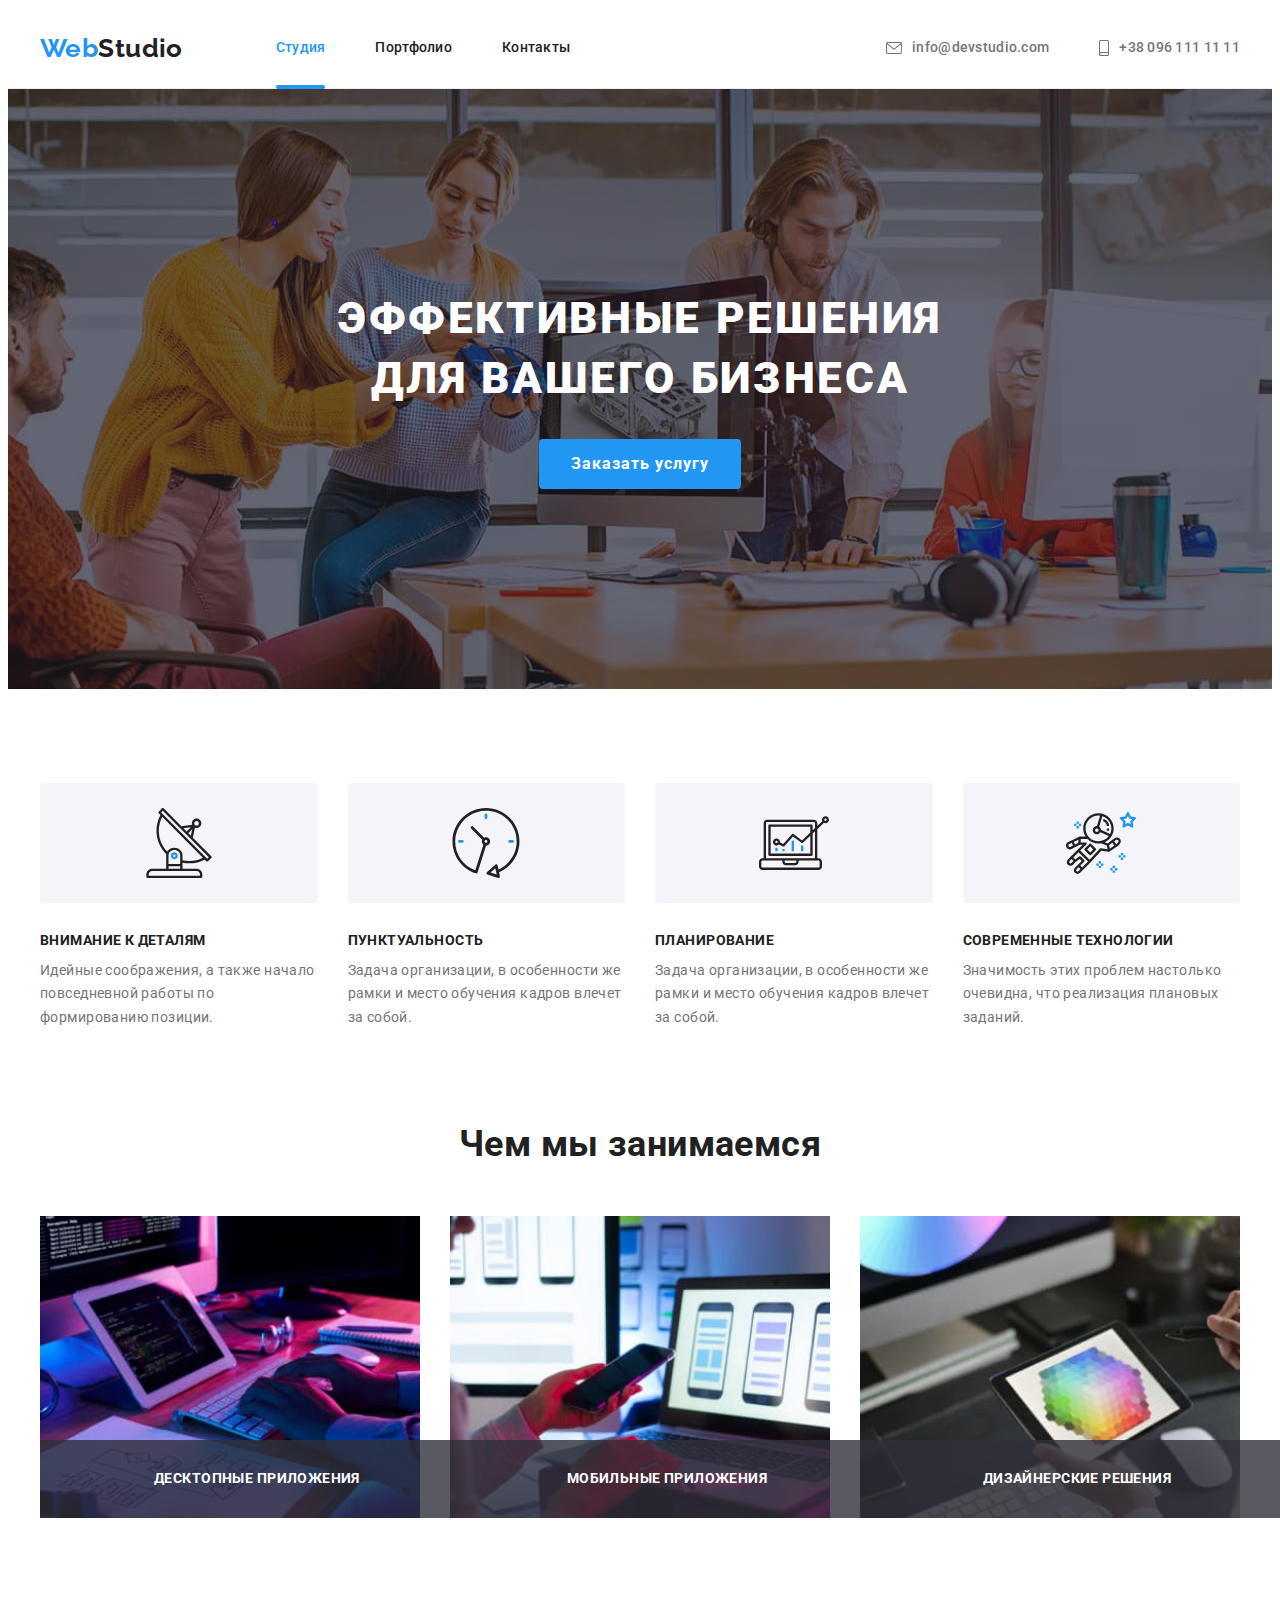
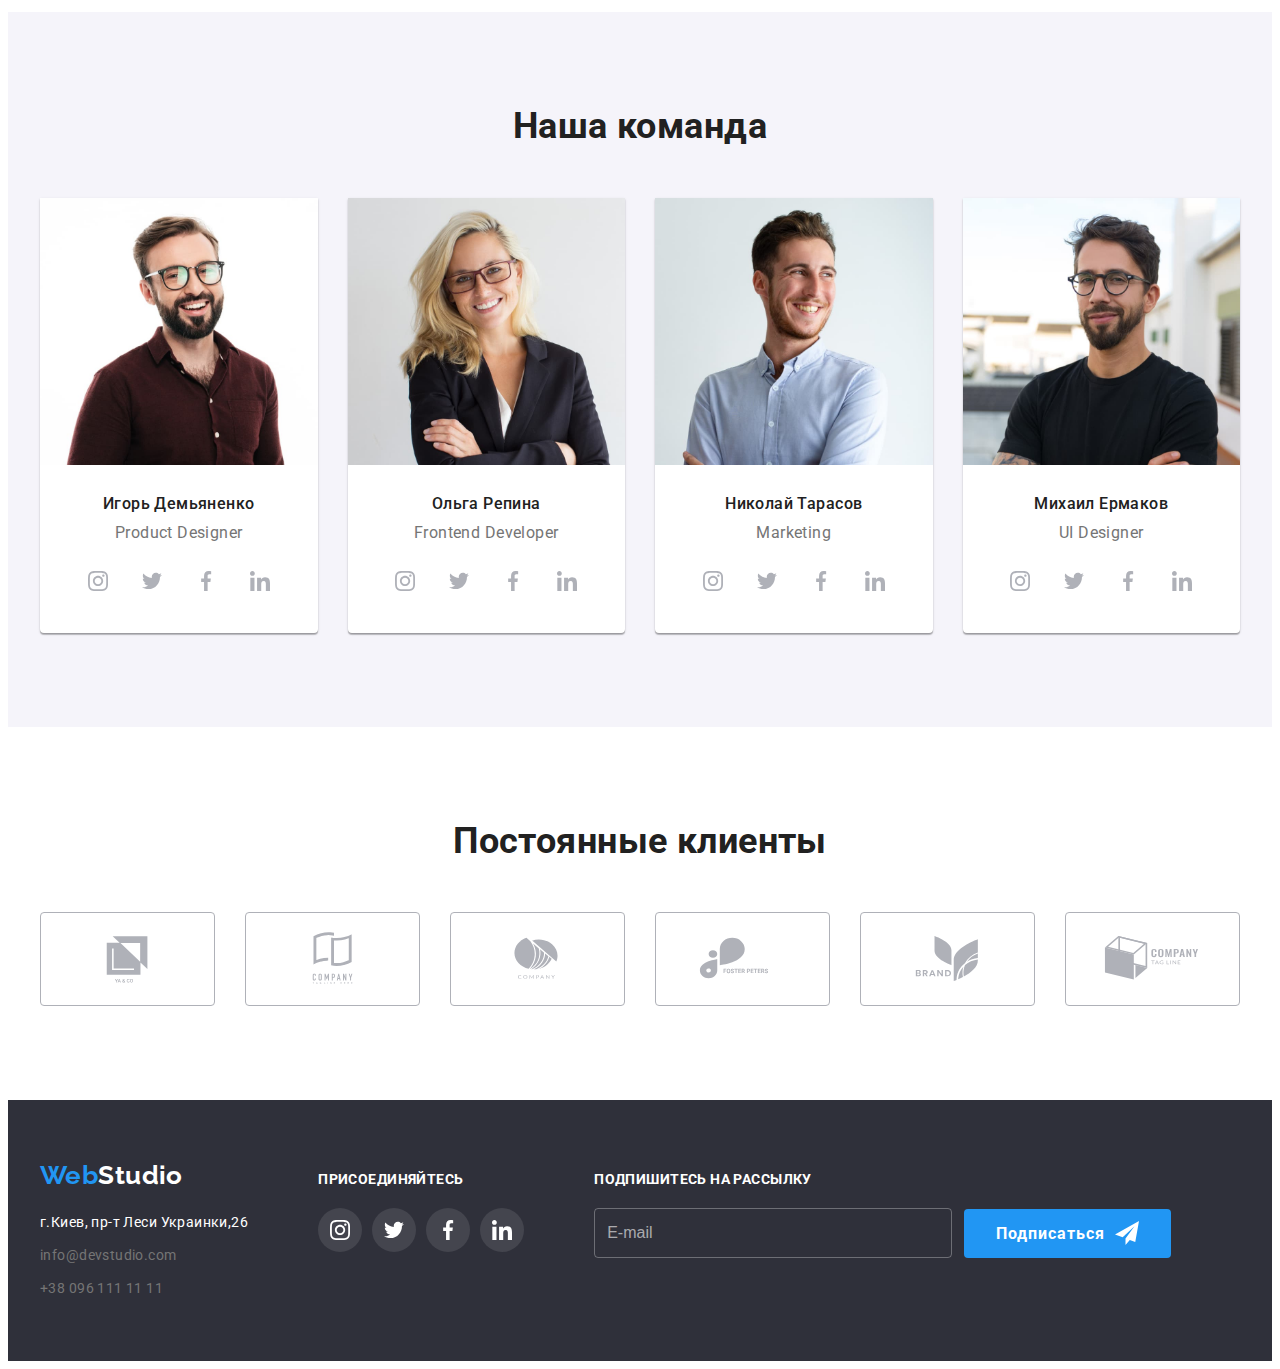
<file: index.html>
<!DOCTYPE html>
<html lang="ru">
  <head>
    <meta charset="UTF-8" />
    <meta http-equiv="X-UA-Compatible" content="IE=edge" />
    <meta name="viewport" content="width=device-width, initial-scale=1.0" />
    <title>WebStudio</title>
    <link rel="preconnect" href="https://fonts.googleapis.com">
    <link rel="preconnect" href="https://fonts.gstatic.com" crossorigin>
    <link href="https://fonts.googleapis.com/css2?family=Raleway:wght@700&family=Roboto:wght@400;500;700;900&display=swap" rel="stylesheet">
    <link rel="stylesheet"
    href="https://cdnjs.cloudflare.com/ajax/libs/modern-normalize/1.1.0/modern-normalize.min.css"
    integrity="sha512-wpPYUAdjBVSE4KJnH1VR1HeZfpl1ub8YT/NKx4PuQ5NmX2tKuGu6U/JRp5y+Y8XG2tV+wKQpNHVUX03MfMFn9Q=="
    crossorigin="anonymous"
    referrerpolicy="no-referrer"/>
    <link rel="stylesheet" href="./css/main.min.css">
  </head>
  <body>
    <header class="header">
      <div class="container header__container">
      <a class="link logo" href="index.html">Web<span class="logo__header">Studio</span></a>

      <nav class="header__nav">
        <ul class="list header__nav-list">
          <li class="header__nav-item"><a class="link header__link current" href="index.html">Студия</a></li>
          <li class="header__nav-item"><a class="link header__link" href="portfolio.html">Портфолио</a></li>
          <li class="header__nav-item"><a class="link header__link" href="">Контакты</a></li>
        </ul>
      </nav>

      <ul class="list header__contacts">

        <li class="header__contact-item">
        <a class="link  header__link" href="mailto:info@devstudio.com">
          <svg class="header__contack-icon" width="16" height="12">
            <use href="images/icons.svg#icon-envelope-hover"></use>
          </svg>info@devstudio.com
      </a>
        </li>

        <li class="header__contact-item">
          <a class="link  header__link" href="tel:+380961111111">
            <svg class="header__contack-icon" width="10" height="16">
              <use href="images/icons.svg#icon-smartphone"></use>
            </svg>+38 096 111 11 11
          </a>
        </li>


      </ul>
    </div>
    </header>
    <main class="main">
      <section class="service">
        <div class="container service__items">
        <h1 class="service-title">ЭФФЕКТИВНЫЕ РЕШЕНИЯ ДЛЯ ВАШЕГО БИЗНЕСА</h1>
          <button class="service-btn" type="button" data-modal-open>Заказать услугу</button>
  
        </div>
      </section>

      <section class="advantage section">
        <div class="container">

        <ul class="list advantage__list">

          <li class="advantage__item">

            <div class="advantage__item-icon">
                <svg width="70" height="70">
                  <use href="images/icons.svg#icon-antenna-1"></use>
                </svg>
            </div>
            <h3 class="advantage__item-title">Внимание к деталям</h3>
            <p>
              Идейные соображения, а также начало повседневной работы по
              формированию позиции.
            </p>
          </li>

          <li class="advantage__item">
            <div class="advantage__item-icon">
              
                <svg width="70" height="70">
                  <use href="images/icons.svg#icon-clock-1"></use>
                </svg>
            
            </div>
            <h3 class="advantage__item-title">Пунктуальность</h3>
            <p>
              Задача организации, в особенности же рамки и место обучения кадров
              влечет за собой.
            </p>
          </li>

          <li class="advantage__item">
            <div class="advantage__item-icon">
              
                <svg width="70" height="70">
                  <use href="images/icons.svg#icon-diagram-1"></use>
                </svg>
            
            </div>
            <h3 class="advantage__item-title">Планирование</h3>
            <p>
              Задача организации, в особенности же рамки и место обучения кадров
              влечет за собой.
            </p>
          </li>
          <li class="advantage__item">
            <div class="advantage__item-icon">
              
                <svg width="70" height="70">
                  <use href="images/icons.svg#icon-astronaut-1"></use>
                </svg>
            
            </div>
            <h3 class="advantage__item-title">Современные технологии</h3>
            <p>
              Значимость этих проблем настолько очевидна, что реализация
              плановых заданий.
            </p>
          </li>
        </ul>
      </div>
      </section>
      <section class="work">
        <div class="container work-items">
        <h2 class="main-title">Чем мы занимаемся</h2>
        <ul class="list work-list">
          <li class="work-item">
            <img src="images/work1.jpg" alt="Компьютер" width="370" height="294" />
            <div class="work-name"><p class="work-name-txt">Десктопные приложения</p></div>
          </li>
          <li class="work-item">
            <img src="images/work2.jpg" alt="Телефон" width="370" height="294" />
            <div class="work-name"><p class="work-name-txt">Мобильные приложения</p></div>
          </li>
          <li class="work-item">
            <img src="images/work3.jpg" alt="Планшет" width="370" height="294" />
            <div class="work-name"><p class="work-name-txt">Дизайнерские решения</p></div>
          </li>
        </ul>
        </div>
      </section>
      <section class="team section">
        <div class="container team-items">
        <h2 class="main-title">Наша команда</h2>
        <ul class="list team-list">
          <li class="team-item">
              <img src="images/team1.jpg" width="270" height="260" alt="Игорь Демьяненко Product Designer"/>
              
                <h3 class="team-name">Игорь Демьяненко</h3>
                <p class="team-position">Product Designer</p>
              <ul class="list social-list">
                  <li class="social-item">
                    <a href="" target="_blank" rel="noreferrer noopener" class="social-link">
                      <svg class="social-link-icon" width="20" height="20">
                        <use href="images/icons.svg#icon-instagram-2"></use>
                      </svg>
                  </a>
                  </li>

                  <li class="social-item">
                    <a href="" target="_blank" rel="noreferrer noopener" class="social-link">
                      <svg class="social-link-icon" width="20" height="20">
                        <use href="images/icons.svg#icon-twitter-1"></use>
                      </svg>
                  </a>
                  </li>

                  <li class="social-item">
                    <a href="" target="_blank" rel="noreferrer noopener" class="social-link">
                      <svg class="social-link-icon" width="20" height="20">
                        <use href="images/icons.svg#icon-facebook-1"></use>
                      </svg>
                  </a>
                  </li>

                  <li class="social-item">
                    <a href="" target="_blank" rel="noreferrer noopener" class="social-link">
                      <svg class="social-link-icon" width="20" height="20">
                        <use href="images/icons.svg#icon-linkedin-1"></use>
                      </svg>
                  </a>
                  </li>

              </ul>
            
          </li>
          <li class="team-item">
              <img src="images/team2.jpg" width="270" height="260" alt="Ольга Репина Frontend Developer"/>
              
                <h3 class="team-name">Ольга Репина</h3>
                <p class="team-position">Frontend Developer</p>
                <ul class="list social-list">
                  <li class="social-item">
                    <a href="" target="_blank" rel="noreferrer noopener" class="social-link">
                      <svg class="social-link-icon" width="20" height="20">
                        <use href="images/icons.svg#icon-instagram-2"></use>
                      </svg>
                  </a>
                  </li>

                  <li class="social-item">
                    <a href="" target="_blank" rel="noreferrer noopener" class="social-link">
                      <svg class="social-link-icon" width="20" height="20">
                        <use href="images/icons.svg#icon-twitter-1"></use>
                      </svg>
                  </a>
                  </li>

                  <li class="social-item">
                    <a href="" target="_blank" rel="noreferrer noopener" class="social-link">
                      <svg class="social-link-icon" width="20" height="20">
                        <use href="images/icons.svg#icon-facebook-1"></use>
                      </svg>
                  </a>
                  </li>

                  <li class="social-item">
                    <a href="" target="_blank" rel="noreferrer noopener" class="social-link">
                      <svg class="social-link-icon" width="20" height="20">
                        <use href="images/icons.svg#icon-linkedin-1"></use>
                      </svg>
                  </a>
                  </li>

              </ul>
            
        </li>
          <li class="team-item">
              <img src="images/team3.jpg" width="270" height="260" alt="Николай Тарасов Marketing"/>
              
                <h3 class="team-name">Николай Тарасов</h3>
                <p class="team-position">Marketing</p>
                <ul class="list social-list">
                  <li class="social-item">
                    <a href="" target="_blank" rel="noreferrer noopener" class="social-link">
                      <svg class="social-link-icon" width="20" height="20">
                        <use href="images/icons.svg#icon-instagram-2"></use>
                      </svg>
                  </a>
                  </li>

                  <li class="social-item">
                    <a href="" target="_blank" rel="noreferrer noopener" class="social-link">
                      <svg class="social-link-icon" width="20" height="20">
                        <use href="images/icons.svg#icon-twitter-1"></use>
                      </svg>
                  </a>
                  </li>

                  <li class="social-item">
                    <a href="" target="_blank" rel="noreferrer noopener" class="social-link">
                      <svg class="social-link-icon" width="20" height="20">
                        <use href="images/icons.svg#icon-facebook-1"></use>
                      </svg>
                  </a>
                  </li>

                  <li class="social-item">
                    <a href="" target="_blank" rel="noreferrer noopener" class="social-link">
                      <svg class="social-link-icon" width="20" height="20">
                        <use href="images/icons.svg#icon-linkedin-1"></use>
                      </svg>
                  </a>
                  </li>

              </ul>
              
          </li>
          <li class="team-item">
              <img src="images/team4.jpg" width="270" height="260" alt="Михаил Ермаков UI Designer"/>

                <h3 class="team-name">Михаил Ермаков</h3>
                <p class="team-position">UI Designer</p>
                <ul class="list social-list">
                  <li class="social-item">
                    <a href="" target="_blank" rel="noreferrer noopener" class="social-link">
                      <svg class="social-link-icon" width="20" height="20">
                        <use href="images/icons.svg#icon-instagram-2"></use>
                      </svg>
                  </a>
                  </li>

                  <li class="social-item">
                    <a href="" target="_blank" rel="noreferrer noopener" class="social-link">
                      <svg class="social-link-icon" width="20" height="20">
                        <use href="images/icons.svg#icon-twitter-1"></use>
                      </svg>
                  </a>
                  </li>

                  <li class="social-item">
                    <a href="" target="_blank" rel="noreferrer noopener" class="social-link">
                      <svg class="social-link-icon" width="20" height="20">
                        <use href="images/icons.svg#icon-facebook-1"></use>
                      </svg>
                  </a>
                  </li>

                  <li class="social-item">
                    <a href="" target="_blank" rel="noreferrer noopener" class="social-link">
                      <svg class="social-link-icon" width="20" height="20">
                        <use href="images/icons.svg#icon-linkedin-1"></use>
                      </svg>
                  </a>
                  </li>

              </ul>
              
          </li>
        </ul>
      </div>
      </section>
      <section class="clients section">
        <div class="container">
        <h2 class="main-title">Постоянные клиенты</h2>
        <ul class="list clients-list">
          <li class="clients-item">
            <a href="" target="_blank" rel="noreferrer noopener" class="clients-link">
              <svg class="clients-link-icon" width="106" height="60">
                <use href="images/icons.svg#icon-Logo"></use>
              </svg>
          </a>
          </li>
          <li class="clients-item">
            <a href="" target="_blank" rel="noreferrer noopener" class="clients-link">
              <svg class="clients-link-icon" width="106" height="60">
                <use href="images/icons.svg#icon-Logo-1"></use>
              </svg>
          </a>
          </li>
          <li class="clients-item">
            <a href="" target="_blank" rel="noreferrer noopener" class="clients-link">
              <svg class="clients-link-icon" width="106" height="60">
                <use href="images/icons.svg#icon-Logo-2"></use>
              </svg>
          </a>
          </li>
          <li class="clients-item">
            <a href="" target="_blank" rel="noreferrer noopener" class="clients-link">
              <svg class="clients-link-icon" width="106" height="60">
                <use href="images/icons.svg#icon-Logo-3"></use>
              </svg>
          </a>
          </li>
          <li class="clients-item">
            <a href="" target="_blank" rel="noreferrer noopener" class="clients-link">
              <svg class="clients-link-icon" width="106" height="60">
                <use href="images/icons.svg#icon-Logo-4"></use>
              </svg>
          </a>
          </li>
          <li class="clients-item">
            <a href="" target="_blank" rel="noreferrer noopener" class="clients-link">
              <svg class="clients-link-icon" width="106" height="60">
                <use href="images/icons.svg#icon-Logo-5"></use>
              </svg>
          </a>
          </li>

        </ul>
      </div>
      </section>
    </main>
    <footer class="footer">
      <div class="container footer-wrap">
      <div class="footer-wrap-item">

        <a class="link logo footer-logo-margin" href="index.html">Web<span class="logo__footer">Studio</span>
      </a>
      <address>

      
      <ul class="list ">
        <li class="footer-item"><a class="link footer-address" href="https://goo.gl/maps/YbPivX2JFZGYq7XS9" target="_blank" rel="noreferrer noopener">г.Киев, пр-т Леси Украинки,26</a></li>
        <li class="footer-item"><a class="link footer-info" href="mailto:info@devstudio.com">info@devstudio.com</a></li>
        <li class="footer-item"><a class="link footer-info" href="tel:+380961111111">+38 096 111 11 11</a></li>
      </ul>

    </address>
  </div>

    <div class="footer-wrap-item">
    <h3 class="footer-txt">Присоединяйтесь</h3>

    <ul class="list social-list">
      <li class="social-item">
        <a href="" class="social-link footer-link" target="_blank" rel="noreferrer noopener">
          <svg class="social-link-icon footer-icon" width="20" height="20">
            <use href="images/icons.svg#icon-instagram-2"></use>
          </svg>
      </a>
      </li>

      <li class="social-item">
        <a href="" class="social-link footer-link" target="_blank" rel="noreferrer noopener">
          <svg class="social-link-icon footer-icon" width="20" height="20">
            <use href="images/icons.svg#icon-twitter-1"></use>
          </svg>
      </a>
      </li>

      <li class="social-item">
        <a href="" class="social-link footer-link" target="_blank" rel="noreferrer noopener">
          <svg class="social-link-icon footer-icon" width="20" height="20">
            <use href="images/icons.svg#icon-facebook-1"></use>
          </svg>
      </a>
      </li>

      <li class="social-item">
        <a href="" class="social-link footer-link" target="_blank" rel="noreferrer noopener">
          <svg class="social-link-icon footer-icon" width="20" height="20">
            <use href="images/icons.svg#icon-linkedin-1"></use>
          </svg>
      </a>
      </li>

  </ul>
  </div>
  <div>
    <form class="footer-form">
    <label class="footer-label"><span class="footer-txt" >Подпишитесь на рассылку</span>
    <input class="footer-input"
     name="user-email" 
     type="email"
     placeholder="E-mail"
     />
    </label>
     <button class="service-btn footer-btn" type="button"><span class="footer-btn-txt">Подписаться</span>
      <svg class="" width="24" height="24">
        <use href="images/icons.svg#icon-send"></use>
      </svg>
      </button>
    </form>
  
    </div>

  </div>
    </footer>

    <div class="backdropp is-hidden" data-modal>
      <div class="modal">
        
          <button type="button" class="modal-close" data-modal-close>
            <svg class="" width="11" height="11">
              <use href="images/icons.svg#icon-close-modal"></use>
            </svg>
          </button>

          <p class="modal-title">Оставьте свои данные, мы вам перезвоним</p>

          <form class="form"  action="#">
            <div class="form-wrapper">
            <div class="form-field">
            <label class="input-txt" for="user-name">Имя</label>
            <div class="input-wrap">
            <input type="text" 
            class="form-input" 
            name="user-name" 
            placeholder="" 
            minlength="3"
            id="user-name"
            required/>
            <svg class="form-icon" width="18" height="18">
                <use href="images/icons.svg#icon-person-black"></use>
              </svg>
            </div>
          </div>

            <div class="form-field">
            <label class="input-txt" for="user-tel">Телефон</label>
            <div class="input-wrap">
              
            <input type="tel" 
            class="form-input" 
            name="user-tel" 
            placeholder="" 
            id="user-tel"
            required/>
            <svg class="form-icon" width="18" height="18">
                <use href="images/icons.svg#icon-phone-black"></use>
              </svg>
          </div>
            </div>

            <div class="form-field">
            <label class="input-txt" for="user-email">Почта</label>

            <div class="input-wrap">
            <input type="email" 
            class="form-input" 
            name="user-email" 
            placeholder="" 
            id="user-email"
            />
            <svg class="form-icon" width="18" height="18">
                <use href="images/icons.svg#icon-email-black"></use>
              </svg>
          </div>
            </div>

            <div class="form-field">
            <label class="input-txt" for="user-text">Комментарий</label>
            <textarea class="text-area" name="Comment" id="user-text" 
            placeholder="Введите текст"
            ></textarea>
            </div>
          </div>
            <div class="policy">
              <input class="policy-checkbox visually-hidden"  type="checkbox" name="policy" id="policy"/>
              <label for="policy" class="check-txt">
                <span class="policy-icon-wrap">
                <svg class="policy-icon" width="16" height="15">
                  <use href="./images/icons.svg#icon-check"></use>
                </svg>
                </span>Соглашаюсь с рассылкой и принимаю  <a class="policy-link" href=""> Условия договора</a></label>
            </div>
            <div class="modal-btn">
            <button class="service-btn " type="submit">Отправить</button>
            </div>
          </form>

        </div>
    </div>
    <script src="./js/modal.js"></script>
  </body>
</html>
</file>
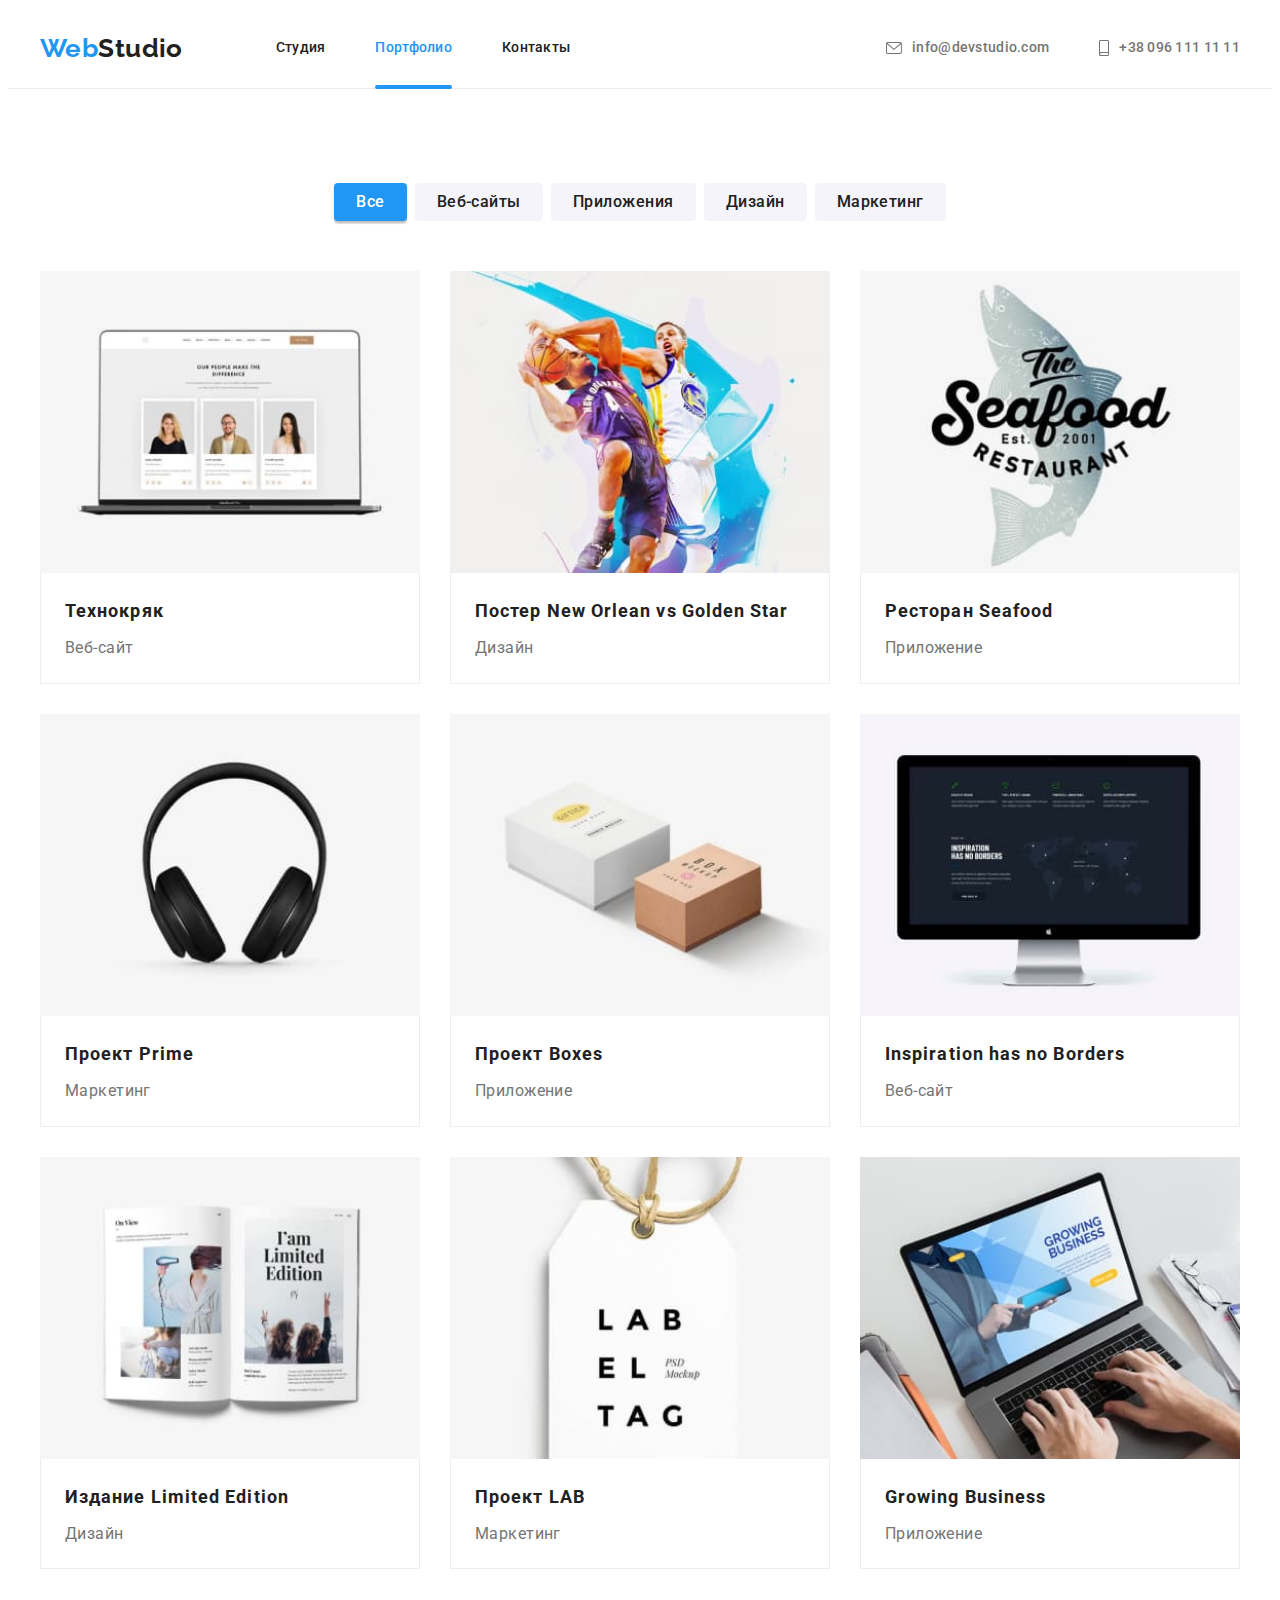
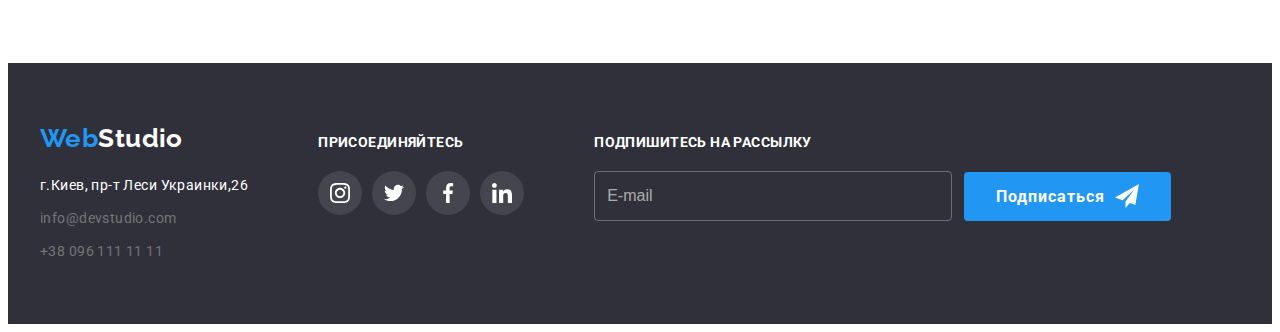
<file: portfolio.html>
<!DOCTYPE html>
<html lang="en">
    <head>
        <meta charset="UTF-8" />
        <meta http-equiv="X-UA-Compatible" content="IE=edge" />
        <meta name="viewport" content="width=device-width, initial-scale=1.0" />
        <title>WebStudio</title>
        <link rel="preconnect" href="https://fonts.googleapis.com">
        <link rel="preconnect" href="https://fonts.gstatic.com" crossorigin>
        <link href="https://fonts.googleapis.com/css2?family=Raleway:wght@700&family=Roboto:wght@400;500;700;900&display=swap" rel="stylesheet">
        <link rel="stylesheet"
        href="https://cdnjs.cloudflare.com/ajax/libs/modern-normalize/1.1.0/modern-normalize.min.css"
        integrity="sha512-wpPYUAdjBVSE4KJnH1VR1HeZfpl1ub8YT/NKx4PuQ5NmX2tKuGu6U/JRp5y+Y8XG2tV+wKQpNHVUX03MfMFn9Q=="
        crossorigin="anonymous"
        referrerpolicy="no-referrer"/>
        <!-- <link rel="stylesheet" href="./css/styles.css" /> -->
        <link rel="stylesheet" href="./css/main.min.css">
    
      </head>
<body>
  <header class="header">
    <div class="container header__container">
    <a class="link logo" href="index.html">Web<span class="logo__header">Studio</span></a>

    <nav class="header__nav">
      <ul class="list header__nav-list">
        <li class="header__nav-item"><a class="link header__link " href="index.html">Студия</a></li>
        <li class="header__nav-item"><a class="link header__link current" href="portfolio.html">Портфолио</a></li>
        <li class="header__nav-item"><a class="link header__link" href="">Контакты</a></li>
      </ul>
    </nav>

    <ul class="list header__contacts">

      <li class="header__contact-item">
      <a class="link  header__link" href="mailto:info@devstudio.com">
        <svg class="header__contack-icon" width="16" height="12">
          <use href="images/icons.svg#icon-envelope-hover"></use>
        </svg>info@devstudio.com
    </a>
      </li>

      <li class="header__contact-item">
        <a class="link  header__link" href="tel:+380961111111">
          <svg class="header__contack-icon" width="10" height="16">
            <use href="images/icons.svg#icon-smartphone"></use>
          </svg>+38 096 111 11 11
        </a>
      </li>


    </ul>
  </div>
  </header>

<main>
    <section class="section">
        <div class="container">
        <h1 class="visually-hidden">Наши работы,портфолио,примеры работ</h1>
        <ul class="list filters-list">
            <li class="filters-item"><button type="button" class="filters-btn current-filter">Все</button></li>
            <li class="filters-item"><button type="button" class="filters-btn">Веб-сайты</button></li>
            <li class="filters-item"><button type="button" class="filters-btn">Приложения</button></li>
            <li class="filters-item"><button type="button" class="filters-btn">Дизайн</button></li>
            <li class="filters-item"><button type="button" class="filters-btn">Маркетинг</button></li>
        </ul>

        <ul class="list example-list">
            <li class="example-item">
                <a class="link example-link" href="" target="_blank" rel="noreferrer noopener">
                  <div class="example-item-wrap">
                <img src="./images/portfolio/img1.jpg" width="370" height="294"  alt="Веб-сайт">
                <p class="example-item-txt">Технокряк это современная площадка распространения коронавируса. Компании используют эту платформу для цифрового шпионажа и атак на защищённые сервера конкурентов.</p>
                </div>
                <div class="border">
                <h2 class="example-name">Технокряк</h2>
                <p class="example-type">Веб-сайт</p>
                </div>
                </a>
            </li>

            <li class="example-item">
                <a class="link example-link" href="" target="_blank" rel="noreferrer noopener">
                  <div class="example-item-wrap">
                <img src="./images/portfolio/img2.jpg" width="370" height="294"  alt="Дизайн">
                <p class="example-item-txt">Технокряк это современная площадка распространения коронавируса. Компании используют эту платформу для цифрового шпионажа и атак на защищённые сервера конкурентов.</p>
                </div>
                <div class="border">
                <h2 class="example-name">Постер New Orlean vs Golden Star</h2>
                <p class="example-type">Дизайн</p>
                </div>
                </a>
            </li>

            <li class="example-item">
                <a class="link example-link" href="" target="_blank" rel="noreferrer noopener">
                  <div class="example-item-wrap">
                <img src="./images/portfolio/img3.jpg" width="370" height="294"  alt="Приложение">
                <p class="example-item-txt">Технокряк это современная площадка распространения коронавируса. Компании используют эту платформу для цифрового шпионажа и атак на защищённые сервера конкурентов.</p>
                </div>
                <div class="border">
                <h2 class="example-name">Ресторан Seafood</h2>
                <p class="example-type">Приложение</p>
                </div>
                </a>
            </li>

            <li class="example-item">
                <a class="link example-link" href="" target="_blank" rel="noreferrer noopener">
                  <div class="example-item-wrap">
                <img src="./images/portfolio/img4.jpg" width="370" height="294"  alt="Проект">
                <p class="example-item-txt">Технокряк это современная площадка распространения коронавируса. Компании используют эту платформу для цифрового шпионажа и атак на защищённые сервера конкурентов.</p>
                </div>
                <div class="border">
                <h2 class="example-name">Проект Prime</h2>
                <p class="example-type">Маркетинг</p>
                </div>
            </a>
            </li>

            <li class="example-item">
                <a class="link example-link" href="" target="_blank" rel="noreferrer noopener">
                  <div class="example-item-wrap">
                <img src="./images/portfolio/img5.jpg" width="370" height="294" alt="Приложение">
                <p class="example-item-txt">Технокряк это современная площадка распространения коронавируса. Компании используют эту платформу для цифрового шпионажа и атак на защищённые сервера конкурентов.</p>
                </div>
                <div class="border">
                <h2 class="example-name">Проект Boxes</h2>
                <p class="example-type">Приложение</p>
                </div>
            </a>
            </li>

            <li class="example-item">
                <a class="link example-link" href="" target="_blank" rel="noreferrer noopener">
                  <div class="example-item-wrap">
                <img src="./images/portfolio/img6.jpg" width="370" height="294" alt="Веб-сайт">
                <p class="example-item-txt">Технокряк это современная площадка распространения коронавируса. Компании используют эту платформу для цифрового шпионажа и атак на защищённые сервера конкурентов.</p>
                </div>
                <div class="border">
                <h2 class="example-name">Inspiration has no Borders</h2>
                <p class="example-type">Веб-сайт</p>
                </div>
            </a>
            </li>

            <li class="example-item">
                <a class="link example-link" href="" target="_blank" rel="noreferrer noopener">
                  <div class="example-item-wrap">
                <img src="./images/portfolio/img7.jpg" width="370" height="294"  alt="Дизайн">
                <p class="example-item-txt">Технокряк это современная площадка распространения коронавируса. Компании используют эту платформу для цифрового шпионажа и атак на защищённые сервера конкурентов.</p>
                </div>
                <div class="border">
                <h2 class="example-name">Издание Limited Edition</h2>
                <p class="example-type">Дизайн</p>
                </div>
            </a>
            </li>

            <li class="example-item">
                <a class="link example-link " href="" target="_blank" rel="noreferrer noopener">
                  <div class="example-item-wrap">
                <img src="./images/portfolio/img8.jpg" width="370" height="294"  alt="Маркетинг">
                <p class="example-item-txt">Технокряк это современная площадка распространения коронавируса. Компании используют эту платформу для цифрового шпионажа и атак на защищённые сервера конкурентов.</p>
                </div>
                <div class="border">
                <h2 class="example-name">Проект LAB</h2>
                <p class="example-type">Маркетинг</p>
                </div>
            </a>
            </li>

            <li class="example-item">
                <a class="link example-link" href="" target="_blank" rel="noreferrer noopener">
                <div class="example-item-wrap">
                <img src="./images/portfolio/img9.jpg" width="370" height="294"  alt="Приложение">
                <p class="example-item-txt">Технокряк это современная площадка распространения коронавируса. Компании используют эту платформу для цифрового шпионажа и атак на защищённые сервера конкурентов.</p>
                </div>
                <div class="border">
                <h2 class="example-name">Growing Business</h2>
                <p class="example-type">Приложение</p>
                </div>
            </a>
            </li>
        </ul>
    </div>
    </section>
</main>

<footer class="footer">
  <div class="container footer-wrap">
  <div class="footer-wrap-item">

    <a class="link logo footer-logo-margin" href="index.html">Web<span class="logo__footer">Studio</span>
  </a>
  <address class="footer-list">

  
  <ul class="list ">
    <li class="footer-item"><a class="link footer-address" href="https://goo.gl/maps/YbPivX2JFZGYq7XS9" target="_blank" rel="noreferrer noopener">г.Киев, пр-т Леси Украинки,26</a></li>
    <li class="footer-item"><a class="link footer-info" href="mailto:info@devstudio.com">info@devstudio.com</a></li>
    <li class="footer-item"><a class="link footer-info" href="tel:+380961111111">+38 096 111 11 11</a></li>
  </ul>

</address>
</div>

<div class="footer-list footer-wrap-item">
<h3 class="footer-txt">Присоединяйтесь</h3>

<ul class="list social-list">
  <li class="social-item">
    <a href="" class="social-link footer-link" target="_blank" rel="noreferrer noopener">
      <svg class="social-link-icon footer-icon" width="20" height="20">
        <use href="images/icons.svg#icon-instagram-2"></use>
      </svg>
  </a>
  </li>

  <li class="social-item">
    <a href="" class="social-link footer-link" target="_blank" rel="noreferrer noopener">
      <svg class="social-link-icon footer-icon" width="20" height="20">
        <use href="images/icons.svg#icon-twitter-1"></use>
      </svg>
  </a>
  </li>

  <li class="social-item">
    <a href="" class="social-link footer-link" target="_blank" rel="noreferrer noopener">
      <svg class="social-link-icon footer-icon" width="20" height="20">
        <use href="images/icons.svg#icon-facebook-1"></use>
      </svg>
  </a>
  </li>

  <li class="social-item">
    <a href="" class="social-link footer-link" target="_blank" rel="noreferrer noopener">
      <svg class="social-link-icon footer-icon" width="20" height="20">
        <use href="images/icons.svg#icon-linkedin-1"></use>
      </svg>
  </a>
  </li>

</ul>
</div>
<div >
  <form class="footer-form">
  <label class="footer-label"><span class="footer-txt" >Подпишитесь на рассылку</span>
  <input class="footer-input"
   name="user-email" 
   type="email"
   placeholder="E-mail"
   />
  </label>
   <button class="service-btn footer-btn" type="button"><span class="footer-btn-txt">Подписаться</span>
    <svg class="" width="24" height="24">
      <use href="images/icons.svg#icon-send"></use>
    </svg>
    </button>
  </form>

  </div>

</div>
</footer>
</body>
</html>
</file>
<file: css/main.min.css>
:root{--first-color:  #212121;--second-color: #757575;--third-color:  #ffffff;--accent-color: #2196F3;--btn-hover-color: #188CE8;--bkground-color-one: #2F303A;--bkground-color-two: #F5F4FA;--header-line-color: #ECECEC;--work-name-bg:  rgba(47, 48, 58, 0.8);--icons-color: #AFB1B8;--footer-icon-bg: rgba(255, 255, 255, 0.1);--box-shadow: 0px 1px 3px rgba(0, 0, 0, 0.12), 0px 1px 1px rgba(0, 0, 0, 0.14), 0px 2px 1px rgba(0, 0, 0, 0.2);--border-line-color: #EEEEEE;--hover-button: 0px 3px 1px rgba(0, 0, 0, 0.1), 0px 1px 2px rgba(0, 0, 0, 0.08), 0px 2px 2px rgba(0, 0, 0, 0.12);--portfolio-item-shadow: 0px 1px 1px rgba(0, 0, 0, 0.12), 0px 4px 4px rgba(0, 0, 0, 0.06), 1px 4px 6px rgba(0, 0, 0, 0.16);--gradient-service: rgba(47, 48, 58, 0.4);--backdropp-color: rgba(0, 0, 0, 0.2);--transition-time: 250ms;--transition-function: cubic-bezier(0.4, 0, 0.2, 1)}p,h1,h2,h3,h4,h5,h6{margin:0}ul{margin:0;padding-left:0}img{display:block;width:100%;height:auto}.list{list-style:none}body{font-family:'Roboto', sans-serif;font-size:14px;line-height:1.71;letter-spacing:0.03em;color:var(--second-color)}address{font-style:inherit}.link{text-decoration:none;color:inherit}.visually-hidden{position:absolute;width:1px;height:1px;margin:-1px;padding:0;overflow:hidden;border:0;clip:rect(0 0 0 0)}.is-hidden{opacity:0;pointer-events:none;visibility:hidden}.container{width:1200px;padding-left:15px;padding-right:15px;margin:0 auto}.section{padding-top:94px;padding-bottom:94px}.service-btn{min-width:200px;max-height:50px;font-family:inherit;font-weight:700;font-size:16px;line-height:1.87;letter-spacing:0.06em;text-align:center;color:var(--third-color);background-color:var(--accent-color);cursor:pointer;padding:10px 32px;border:none;border-radius:4px;-webkit-transition:background-color var(--transition-time) var(--transition-function);transition:background-color var(--transition-time) var(--transition-function)}.service-btn:hover,.service-btn:focus{background-color:var(--btn-hover-color)}.main-title{font-weight:700;font-size:36px;line-height:1.16;text-align:center;color:var(--first-color);margin-bottom:50px}.social-list{display:-webkit-box;display:-ms-flexbox;display:flex;-webkit-box-pack:center;-ms-flex-pack:center;justify-content:center;-ms-flex-wrap:wrap;flex-wrap:wrap;margin-left:-10px;margin-top:-10px}.social-item{margin-top:10px;margin-left:10px}.social-item+.social-item{margin-left:10px}.social-link{width:44px;height:44px;display:-webkit-box;display:-ms-flexbox;display:flex;-webkit-box-pack:center;-ms-flex-pack:center;justify-content:center;-webkit-box-align:center;-ms-flex-align:center;align-items:center;border-radius:50%;color:var(--icons-color);-webkit-transition:background-color var(--transition-time) var(--transition-function),color var(--transition-time) var(--transition-function);transition:background-color var(--transition-time) var(--transition-function),color var(--transition-time) var(--transition-function)}.social-link:hover,.social-link:focus{background-color:var(--accent-color);color:var(--third-color)}.social-link-icon{fill:currentColor}.backdropp{width:100vw;height:100vh;position:fixed;top:0;background-color:var(--backdropp-color);-webkit-transition:opacity 500ms, visibility 500ms;transition:opacity 500ms, visibility 500ms}.backdropp.is-hidden .modal{-webkit-transform:translate(-50%, -50%) scale(0.1);transform:translate(-50%, -50%) scale(0.1)}.modal{width:528px;min-height:581px;background-color:var(--third-color);border-radius:4px;position:absolute;top:50%;left:50%;-webkit-transform:translate(-50%, -50%) scale(1);transform:translate(-50%, -50%) scale(1);-webkit-transition:-webkit-transform 500ms;transition:-webkit-transform 500ms;transition:transform 500ms;transition:transform 500ms, -webkit-transform 500ms;padding:40px}.modal-close{width:30px;height:30px;border-radius:50%;border:1px solid rgba(0,0,0,0.1);background-color:transparent;display:-webkit-box;display:-ms-flexbox;display:flex;-webkit-box-align:center;-ms-flex-align:center;align-items:center;-webkit-box-pack:center;-ms-flex-pack:center;justify-content:center;position:absolute;top:8px;right:8px;cursor:pointer;outline:none;-webkit-transition:fill var(--transition-time) var(--transition-function);transition:fill var(--transition-time) var(--transition-function)}.modal-close:hover,.modal-close:focus{fill:var(--accent-color)}.modal-title{font-weight:bold;font-size:20px;line-height:23px;text-align:center;color:var(--first-color);margin-bottom:12px}.form-field:not(:last-child){margin-bottom:10px}.form-input,.text-area{width:100%;height:40px;border:1px solid rgba(33,33,33,0.2);border-radius:4px;padding-left:40px;cursor:pointer;outline:none;-webkit-transition:border-color var(--transition-time) var(--transition-function);transition:border-color var(--transition-time) var(--transition-function)}.form-input:hover,.form-input:focus,.text-area:hover,.text-area:focus{border-color:var(--accent-color);color:var(--accent-color)}.form-input::-webkit-input-placeholder,.text-area::-webkit-input-placeholder{font-size:14px;line-height:1.14;letter-spacing:0.01em;color:rgba(117,117,117,0.5)}.form-input:-ms-input-placeholder,.text-area:-ms-input-placeholder{font-size:14px;line-height:1.14;letter-spacing:0.01em;color:rgba(117,117,117,0.5)}.form-input::-ms-input-placeholder,.text-area::-ms-input-placeholder{font-size:14px;line-height:1.14;letter-spacing:0.01em;color:rgba(117,117,117,0.5)}.form-input::placeholder,.text-area::placeholder{font-size:14px;line-height:1.14;letter-spacing:0.01em;color:rgba(117,117,117,0.5)}.form-input:focus+.form-icon{fill:var(--accent-color)}.input-txt{font-size:12px;line-height:1.16;letter-spacing:0.01em;color:var(--second-color)}.form-wrapper{margin-bottom:20px}.input-wrap{position:relative;color:var(--first-color);-webkit-transition:color var(--transition-time) var(--transition-function);transition:color var(--transition-time) var(--transition-function)}.input-wrap:hover{border-color:var(--accent-color);color:var(--accent-color)}.form-icon{position:absolute;left:12px;top:50%;-webkit-transform:translateY(-50%);transform:translateY(-50%);fill:currentColor;-webkit-transition:fill var(--transition-time) var(--transition-function);transition:fill var(--transition-time) var(--transition-function)}.text-area{height:120px;padding:12px 16px;resize:none}.policy{display:-webkit-box;display:-ms-flexbox;display:flex;-webkit-box-pack:center;-ms-flex-pack:center;justify-content:center}.check-txt{display:-webkit-box;display:-ms-flexbox;display:flex;-webkit-box-align:center;-ms-flex-align:center;align-items:center;margin-bottom:30px}.policy-icon-wrap{width:16px;height:15px;border:2px solid var(--first-color);border-radius:2px;margin-right:8px;display:-webkit-box;display:-ms-flexbox;display:flex;-webkit-box-align:center;-ms-flex-align:center;align-items:center;-webkit-box-pack:center;-ms-flex-pack:center;justify-content:center;cursor:pointer;-webkit-transition:border var(--transition-time) var(--transition-function);transition:border var(--transition-time) var(--transition-function)}.policy-icon{fill:var(--third-color)}.policy-checkbox:hover+.check-txt .policy-icon-wrap,.policy-checkbox:focus+.check-txt .policy-icon-wrap{border:2px solid var(--accent-color)}.policy-checkbox:checked+.check-txt .policy-icon-wrap{border:none;background-color:var(--accent-color)}.policy-checkbox:checked .check-txt .policy-icon{fill:var(--third-color)}.policy-link{color:var(--accent-color);margin-left:2px}.modal-btn{display:-webkit-box;display:-ms-flexbox;display:flex;-webkit-box-pack:center;-ms-flex-pack:center;justify-content:center}.logo{font-family:'Raleway', sans-serif;font-weight:700;font-size:26px;line-height:1.19;color:var(--accent-color);display:-webkit-box;display:-ms-flexbox;display:flex}.logo__header{color:var(--first-color)}.logo__footer{color:var(--third-color)}.header{border-bottom:1px solid var(--header-line-color)}.header__container{display:-webkit-box;display:-ms-flexbox;display:flex;-webkit-box-align:center;-ms-flex-align:center;align-items:center}.header__nav-item:not(:last-child){margin-right:50px}.header-logo{color:var(--first-color)}.header__nav{margin-left:93px}.header__nav-list{color:var(--first-color);display:-webkit-box;display:-ms-flexbox;display:flex}.header__link{font-weight:500;line-height:1.14;letter-spacing:0.02em;padding-top:32px;padding-bottom:32px;display:block;display:-webkit-box;display:-ms-flexbox;display:flex;-webkit-box-align:center;-ms-flex-align:center;align-items:center;position:relative;-webkit-transition:color var(--transition-time) var(--transition-function);transition:color var(--transition-time) var(--transition-function)}.header__link:hover,.header__link:focus{color:var(--accent-color)}.header__contack-icon{fill:currentColor;margin-right:10px}.current{color:var(--accent-color)}.current::after{content:'';display:inline-block;width:100%;height:4px;background-color:var(--accent-color);position:absolute;bottom:-1px;left:0;border-radius:2px}.header__contacts{display:-webkit-box;display:-ms-flexbox;display:flex;margin-left:auto}.header__contact-item:not(:last-child){margin-right:50px}.service{background-color:var(--bkground-color-one);background-image:-webkit-gradient(linear, left top, left bottom, from(var(--gradient-service)), to(var(--gradient-service))),url(../images/servicebg.jpg);background-image:linear-gradient(var(--gradient-service), var(--gradient-service)),url(../images/servicebg.jpg);background-repeat:no-repeat;background-size:cover, 1600px auto;background-position:center;padding-top:200px;padding-bottom:200px}.service__items{display:-webkit-box;display:-ms-flexbox;display:flex;-webkit-box-orient:vertical;-webkit-box-direction:normal;-ms-flex-direction:column;flex-direction:column;-webkit-box-align:center;-ms-flex-align:center;align-items:center}.service-title{font-weight:900;font-size:44px;line-height:1.36;text-align:center;letter-spacing:0.06em;text-transform:uppercase;color:var(--third-color);margin-bottom:30px;max-width:696px}.advantage__item{-ms-flex-preferred-size:calc(100%/4 - 30px);flex-basis:calc(100%/4 - 30px)}.advantage__item-icon{height:120px;background-color:var(--bkground-color-two);border-radius:4px;margin-bottom:30px;display:-webkit-box;display:-ms-flexbox;display:flex;-webkit-box-align:center;-ms-flex-align:center;align-items:center;-webkit-box-pack:center;-ms-flex-pack:center;justify-content:center}.advantage__item-title{font-size:14px;line-height:1.14;text-transform:uppercase;color:var(--first-color);margin-bottom:10px}.work{padding-bottom:94px}.work-item{-ms-flex-preferred-size:calc(100%/3 - 30px);flex-basis:calc(100%/3 - 30px);position:relative}.work-name{background-color:var(--work-name-bg);position:absolute;width:100%;padding:27px;bottom:0;display:-webkit-box;display:-ms-flexbox;display:flex;-webkit-box-pack:center;-ms-flex-pack:center;justify-content:center;-webkit-box-align:center;-ms-flex-align:center;align-items:center}.work-name-txt{font-weight:bold;text-transform:uppercase;color:var(--third-color)}.filters-list{display:-webkit-box;display:-ms-flexbox;display:flex;-webkit-box-pack:center;-ms-flex-pack:center;justify-content:center;margin-bottom:50px}.filters-item:not(:last-child){margin-right:8px}.filters-btn{font-family:inherit;font-weight:500;font-size:16px;line-height:1.62;text-align:center;letter-spacing:0.03em;color:var(--first-color);background-color:var(--bkground-color-two);cursor:pointer;border-radius:4px;border:none;padding-left:22px;padding-right:22px;min-height:38px;-webkit-transition:background-color var(--transition-time) var(--transition-function),color var(--transition-time) var(--transition-function),-webkit-box-shadow var(--transition-time) var(--transition-function);transition:background-color var(--transition-time) var(--transition-function),color var(--transition-time) var(--transition-function),-webkit-box-shadow var(--transition-time) var(--transition-function);transition:background-color var(--transition-time) var(--transition-function),color var(--transition-time) var(--transition-function),box-shadow var(--transition-time) var(--transition-function);transition:background-color var(--transition-time) var(--transition-function),color var(--transition-time) var(--transition-function),box-shadow var(--transition-time) var(--transition-function),-webkit-box-shadow var(--transition-time) var(--transition-function)}.filters-btn:hover,.filters-btn:focus{color:var(--third-color);background-color:var(--accent-color);-webkit-box-shadow:var(--hover-button);box-shadow:var(--hover-button)}.current-filter{color:var(--third-color);background-color:var(--accent-color);-webkit-box-shadow:var(--hover-button);box-shadow:var(--hover-button)}.team{background-color:var(--bkground-color-two)}.team-item{background-color:var(--third-color);border-bottom-left-radius:4px;border-bottom-right-radius:4px;-webkit-box-shadow:var(--box-shadow);box-shadow:var(--box-shadow);padding-bottom:30px;-ms-flex-preferred-size:calc(100%/4 - 30px);flex-basis:calc(100%/4 - 30px)}.team-name,.team-position{font-size:16px;line-height:1.18;text-align:center}.team-name{font-weight:500;color:var(--first-color);margin-top:30px;margin-bottom:10px}.team-position{margin-bottom:16px}.clients-list{-webkit-box-align:center;-ms-flex-align:center;align-items:center;-webkit-box-pack:center;-ms-flex-pack:center;justify-content:center}.clients-item{-ms-flex-preferred-size:calc(100%/6 - 30px);flex-basis:calc(100%/6 - 30px)}.clients-link{height:92px;border:1px solid var(--icons-color);border-radius:4px;display:-webkit-box;display:-ms-flexbox;display:flex;-webkit-box-align:center;-ms-flex-align:center;align-items:center;-webkit-box-pack:center;-ms-flex-pack:center;justify-content:center;color:var(--icons-color);-webkit-transition:border-color var(--transition-time) var(--transition-function),color var(--transition-time) var(--transition-function);transition:border-color var(--transition-time) var(--transition-function),color var(--transition-time) var(--transition-function)}.clients-link-icon{fill:currentColor}.clients-link-icon:hover,.clients-link-icon:focus{border-color:var(--accent-color);color:var(--accent-color)}.footer{background-color:var(--bkground-color-one);padding-top:60px;padding-bottom:60px}.footer-info{-webkit-transition:color var(--transition-time) var(--transition-function);transition:color var(--transition-time) var(--transition-function)}.footer-info:hover,.footer-info:focus{color:var(--third-color)}.footer-address{color:var(--third-color)}.footer-logo-margin{margin-bottom:20px}.footer-wrap-item{display:-webkit-box;display:-ms-flexbox;display:flex;-webkit-box-orient:vertical;-webkit-box-direction:normal;-ms-flex-direction:column;flex-direction:column}.footer-wrap-item:not(:last-child){margin-right:70px}.footer-item:not(:last-child){margin-bottom:9px}.footer-wrap-item:last-child{margin-left:auto}.footer-wrap{display:-webkit-box;display:-ms-flexbox;display:flex;-ms-flex-wrap:wrap;flex-wrap:wrap;-webkit-box-align:baseline;-ms-flex-align:baseline;align-items:baseline}.footer-txt{font-size:14px;line-height:1.14;font-weight:bold;text-transform:uppercase;margin-bottom:20px;color:var(--third-color)}.footer-label{display:-webkit-box;display:-ms-flexbox;display:flex;-webkit-box-orient:vertical;-webkit-box-direction:normal;-ms-flex-direction:column;flex-direction:column}.footer-link{background-color:var(--footer-icon-bg);color:var(--third-color);-webkit-transition:background-color var(--transition-time) var(--transition-function),color var(--transition-time) var(--transition-function);transition:background-color var(--transition-time) var(--transition-function),color var(--transition-time) var(--transition-function)}.footer-form{display:-webkit-box;display:-ms-flexbox;display:flex;-webkit-box-align:end;-ms-flex-align:end;align-items:flex-end}.footer-input{width:358px;height:50px;-webkit-box-sizing:border-box;box-sizing:border-box;margin-right:12px;background-color:transparent;border:1px solid rgba(255,255,255,0.3);border-radius:4px;outline:none;padding-left:12px;font-size:16px;line-height:1.25;color:rgba(255,255,255,0.6);cursor:pointer;-webkit-transition:border-color var(--transition-time) var(--transition-function);transition:border-color var(--transition-time) var(--transition-function)}.footer-input:hover,.footer-input:focus{border-color:var(--third-color)}.footer-input::-webkit-input-placeholder{font-size:16px;line-height:1.25;color:rgba(255,255,255,0.6)}.footer-input:-ms-input-placeholder{font-size:16px;line-height:1.25;color:rgba(255,255,255,0.6)}.footer-input::-ms-input-placeholder{font-size:16px;line-height:1.25;color:rgba(255,255,255,0.6)}.footer-input::placeholder{font-size:16px;line-height:1.25;color:rgba(255,255,255,0.6)}.footer-btn{display:-webkit-box;display:-ms-flexbox;display:flex;-webkit-box-align:center;-ms-flex-align:center;align-items:center}.footer-btn-txt{margin-right:10px}.example-list{padding:0;margin:0;list-style:none}.example-item{-ms-flex-preferred-size:calc(100%/3 - 30px);flex-basis:calc(100%/3 - 30px)}.example-link{display:-webkit-box;display:-ms-flexbox;display:flex;-webkit-box-orient:vertical;-webkit-box-direction:normal;-ms-flex-direction:column;flex-direction:column;-webkit-transition:-webkit-box-shadow var(--transition-time) var(--transition-function);transition:-webkit-box-shadow var(--transition-time) var(--transition-function);transition:box-shadow var(--transition-time) var(--transition-function);transition:box-shadow var(--transition-time) var(--transition-function), -webkit-box-shadow var(--transition-time) var(--transition-function)}.example-link:hover,.example-link:focus{-webkit-box-shadow:var(--portfolio-item-shadow);box-shadow:var(--portfolio-item-shadow)}.example-link:hover .example-item-txt,.example-link:focus .example-item-txt{-webkit-transform:translateY(0);transform:translateY(0)}.example-item-wrap{position:relative;overflow:hidden}.example-item-txt{position:absolute;top:0;left:0;background-color:rgba(33,150,243,0.9);color:var(--third-color);font-size:18px;line-height:28px;padding:63px 24px;height:100%;-webkit-transform:translateY(100%);transform:translateY(100%);-webkit-transition:-webkit-transform 500ms var(--transition-function);transition:-webkit-transform 500ms var(--transition-function);transition:transform 500ms var(--transition-function);transition:transform 500ms var(--transition-function), -webkit-transform 500ms var(--transition-function)}.border{border-left:1px solid var(--border-line-color);border-right:1px solid var(--border-line-color);border-bottom:1px solid var(--border-line-color);padding:20px 24px}.example-name{font-weight:700;font-size:18px;line-height:2;letter-spacing:0.06em;color:var(--first-color);margin-bottom:4px}.example-type{font-size:16px;line-height:1.87}.advantage__list,.work-list,.team-list,.clients-list,.example-list{display:-webkit-box;display:-ms-flexbox;display:flex;-ms-flex-wrap:wrap;flex-wrap:wrap;margin-left:-30px;margin-top:-30px}.advantage__item,.work-item,.team-item,.clients-item,.example-item{margin-left:30px;margin-top:30px}
/*# sourceMappingURL=main.min.css.map */
</file>
